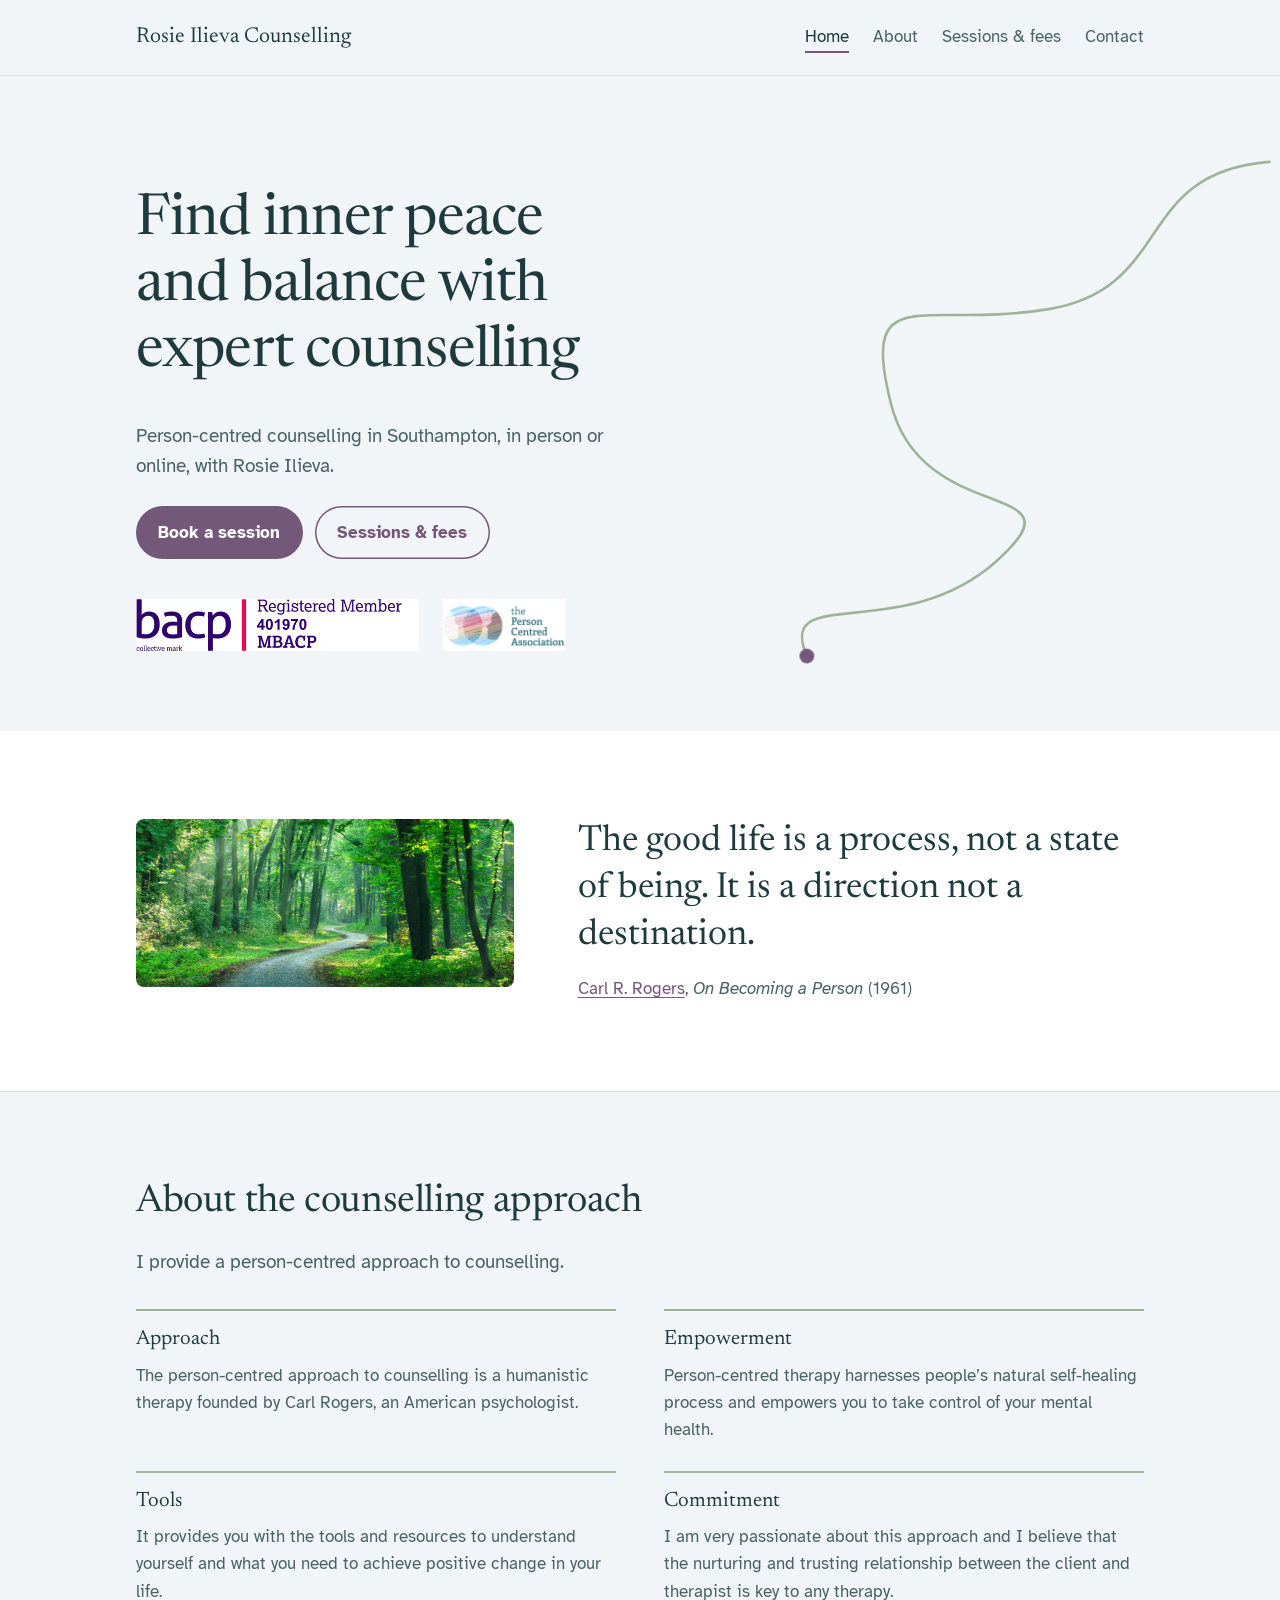
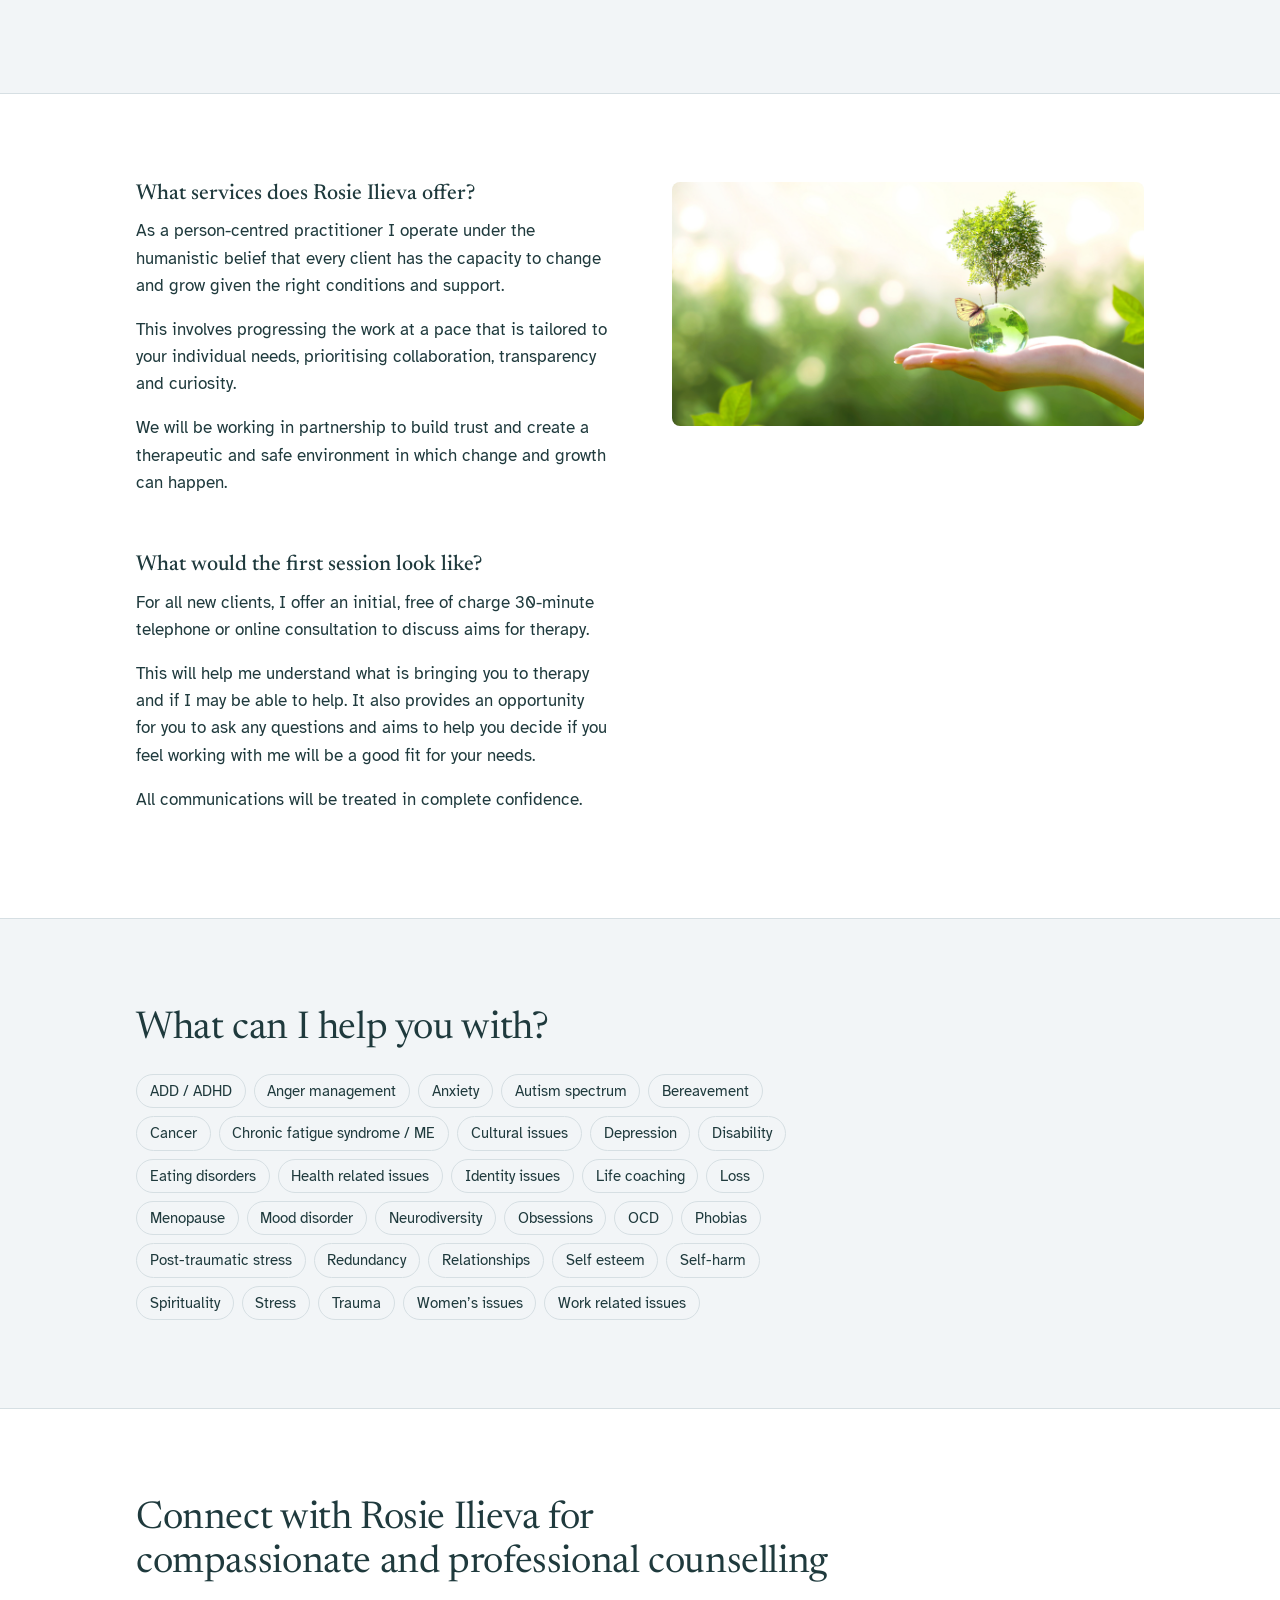
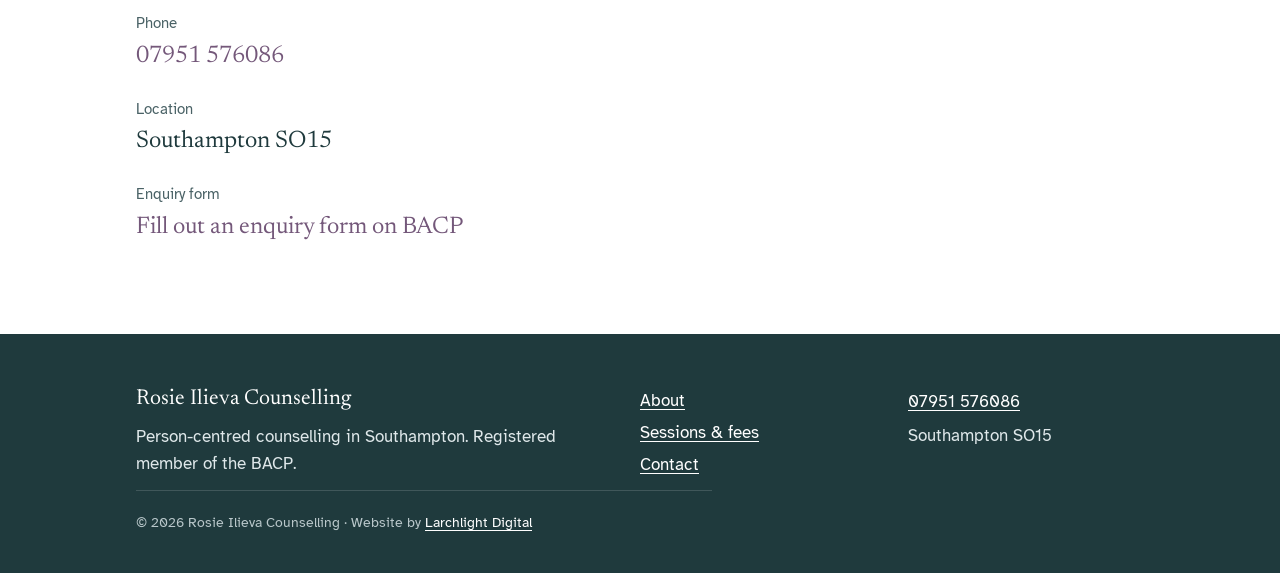
<file: index.html>
<!doctype html>
<html lang="en-GB">
<head>
  <meta charset="utf-8">
  <meta name="viewport" content="width=device-width, initial-scale=1">
  <title>Rosie Ilieva Counselling – Person-centred counselling in Southampton</title>
  <meta name="description" content="Person-centred counselling in Southampton (SO15) with Rosie Ilieva, a BACP registered counsellor. In-person and online sessions, free 30-minute initial consultation.">
  <link rel="canonical" href="https://rosie-ilieva-counselling.co.uk/">
  <meta property="og:title" content="Rosie Ilieva Counselling">
  <meta property="og:description" content="Person-centred counselling in Southampton. Free 30-minute initial consultation.">
  <meta property="og:type" content="website">
  <meta property="og:url" content="https://rosie-ilieva-counselling.co.uk/">
  <meta property="og:image" content="https://rosie-ilieva-counselling.co.uk/images/path.jpg">
  <link rel="icon" href="/favicon.svg" type="image/svg+xml">
  <link rel="preconnect" href="https://fonts.googleapis.com">
  <link rel="preconnect" href="https://fonts.gstatic.com" crossorigin>
  <link href="https://fonts.googleapis.com/css2?family=Atkinson+Hyperlegible:wght@400;700&family=Newsreader:opsz,wght@6..72,400;6..72,500&display=swap" rel="stylesheet">
  <link rel="stylesheet" href="/assets/css/style.css">
</head>
<body>
  <a class="skip-link" href="#main">Skip to content</a>

  <header class="site-header">
    <div class="wrap">
      <a class="brand" href="/">Rosie Ilieva Counselling</a>
      <nav class="site-nav" aria-label="Main">
        <ul>
          <li><a href="/" aria-current="page">Home</a></li>
          <li><a href="/about/">About</a></li>
          <li><a href="/sessions/">Sessions &amp; fees</a></li>
          <li><a href="/contact/">Contact</a></li>
        </ul>
      </nav>
    </div>
  </header>

  <main id="main">
    <section class="hero">
      <svg class="hero-path" viewBox="0 0 700 520" preserveAspectRatio="xMaxYMid meet" aria-hidden="true">
        <path d="M690 30 C 560 40, 600 150, 480 170 S 300 140, 330 260 S 520 330, 430 410 S 220 430, 250 500"/>
        <circle cx="250" cy="500" r="7"/>
      </svg>
      <div class="wrap">
        <h1>Find inner peace and balance with expert counselling</h1>
        <p class="lede">Person-centred counselling in Southampton, in person or online, with Rosie Ilieva.</p>
        <div class="actions">
          <a class="button" href="/contact/">Book a session</a>
          <a class="button quiet" href="/sessions/">Sessions &amp; fees</a>
        </div>
        <div class="credentials">
          <img src="/images/registered_id.png" alt="BACP registered member" width="160" height="52">
          <img src="/images/PCA.png" alt="Person-Centred Approach" width="160" height="52">
        </div>
      </div>
    </section>

    <section class="section raised">
      <div class="wrap split narrow-first">
        <img class="photo" src="/images/path.jpg" alt="A path winding through countryside" width="800" height="600" loading="lazy">
        <blockquote class="quote">
          <p>The good life is a process, not a state of being. It is a direction not a destination.</p>
          <footer><a href="https://www.panarchy.org/rogers/rogers.html">Carl R. Rogers</a>, <cite>On Becoming a Person</cite> (1961)</footer>
        </blockquote>
      </div>
    </section>

    <section class="section">
      <div class="wrap">
        <h2>About the counselling approach</h2>
        <p class="lede">I provide a person-centred approach to counselling.</p>
        <dl class="approach">
          <div>
            <dt>Approach</dt>
            <dd>The person-centred approach to counselling is a humanistic therapy founded by Carl Rogers, an American psychologist.</dd>
          </div>
          <div>
            <dt>Empowerment</dt>
            <dd>Person-centred therapy harnesses people’s natural self-healing process and empowers you to take control of your mental health.</dd>
          </div>
          <div>
            <dt>Tools</dt>
            <dd>It provides you with the tools and resources to understand yourself and what you need to achieve positive change in your life.</dd>
          </div>
          <div>
            <dt>Commitment</dt>
            <dd>I am very passionate about this approach and I believe that the nurturing and trusting relationship between the client and therapist is key to any therapy.</dd>
          </div>
        </dl>
      </div>
    </section>

    <section class="section raised">
      <div class="wrap split">
        <div class="questions">
          <div>
            <h3>What services does Rosie Ilieva offer?</h3>
            <p>As a person-centred practitioner I operate under the humanistic belief that every client has the capacity to change and grow given the right conditions and support.</p>
            <p>This involves progressing the work at a pace that is tailored to your individual needs, prioritising collaboration, transparency and curiosity.</p>
            <p>We will be working in partnership to build trust and create a therapeutic and safe environment in which change and growth can happen.</p>
          </div>
          <div>
            <h3>What would the first session look like?</h3>
            <p>For all new clients, I offer an initial, free of charge 30-minute telephone or online consultation to discuss aims for therapy.</p>
            <p>This will help me understand what is bringing you to therapy and if I may be able to help. It also provides an opportunity for you to ask any questions and aims to help you decide if you feel working with me will be a good fit for your needs.</p>
            <p>All communications will be treated in complete confidence.</p>
          </div>
        </div>
        <img class="photo" src="/images/tree.jpg" alt="A tree in open countryside" width="800" height="1000" loading="lazy">
      </div>
    </section>

    <section class="section">
      <div class="wrap">
        <h2>What can I help you with?</h2>
        <ul class="topics">
          <li>ADD / ADHD</li><li>Anger management</li><li>Anxiety</li><li>Autism spectrum</li><li>Bereavement</li><li>Cancer</li><li>Chronic fatigue syndrome / ME</li><li>Cultural issues</li><li>Depression</li><li>Disability</li><li>Eating disorders</li><li>Health related issues</li><li>Identity issues</li><li>Life coaching</li><li>Loss</li><li>Menopause</li><li>Mood disorder</li><li>Neurodiversity</li><li>Obsessions</li><li>OCD</li><li>Phobias</li><li>Post-traumatic stress</li><li>Redundancy</li><li>Relationships</li><li>Self esteem</li><li>Self-harm</li><li>Spirituality</li><li>Stress</li><li>Trauma</li><li>Women’s issues</li><li>Work related issues</li>
        </ul>
      </div>
    </section>

    <section class="section raised">
      <div class="wrap">
        <h2>Connect with Rosie Ilieva for compassionate and professional counselling</h2>
        <ul class="contact-list">
          <li><span class="label">Phone</span><strong><a href="tel:+447951576086">07951 576086</a></strong></li>
          <li><span class="label">Location</span><strong>Southampton SO15</strong></li>
          <li><span class="label">Enquiry form</span><strong><a href="https://www.bacp.co.uk/therapists/401970/rosie-ilieva/southampton-so15">Fill out an enquiry form on BACP</a></strong></li>
        </ul>
      </div>
    </section>
  </main>

  <footer class="site-footer">
    <div class="wrap">
      <div class="footer-grid">
        <div>
          <a class="brand" href="/">Rosie Ilieva Counselling</a>
          <p>Person-centred counselling in Southampton. Registered member of the BACP.</p>
        </div>
        <div>
          <ul>
            <li><a href="/about/">About</a></li>
            <li><a href="/sessions/">Sessions &amp; fees</a></li>
            <li><a href="/contact/">Contact</a></li>
          </ul>
        </div>
        <div>
          <p><a href="tel:+447951576086">07951 576086</a></p>
          <p>Southampton SO15</p>
        </div>
      </div>
      <p class="footer-small">© 2026 Rosie Ilieva Counselling · Website by <a href="https://larchlightdigital.co.uk">Larchlight Digital</a></p>
    </div>
  </footer>
</body>
</html>
</file>
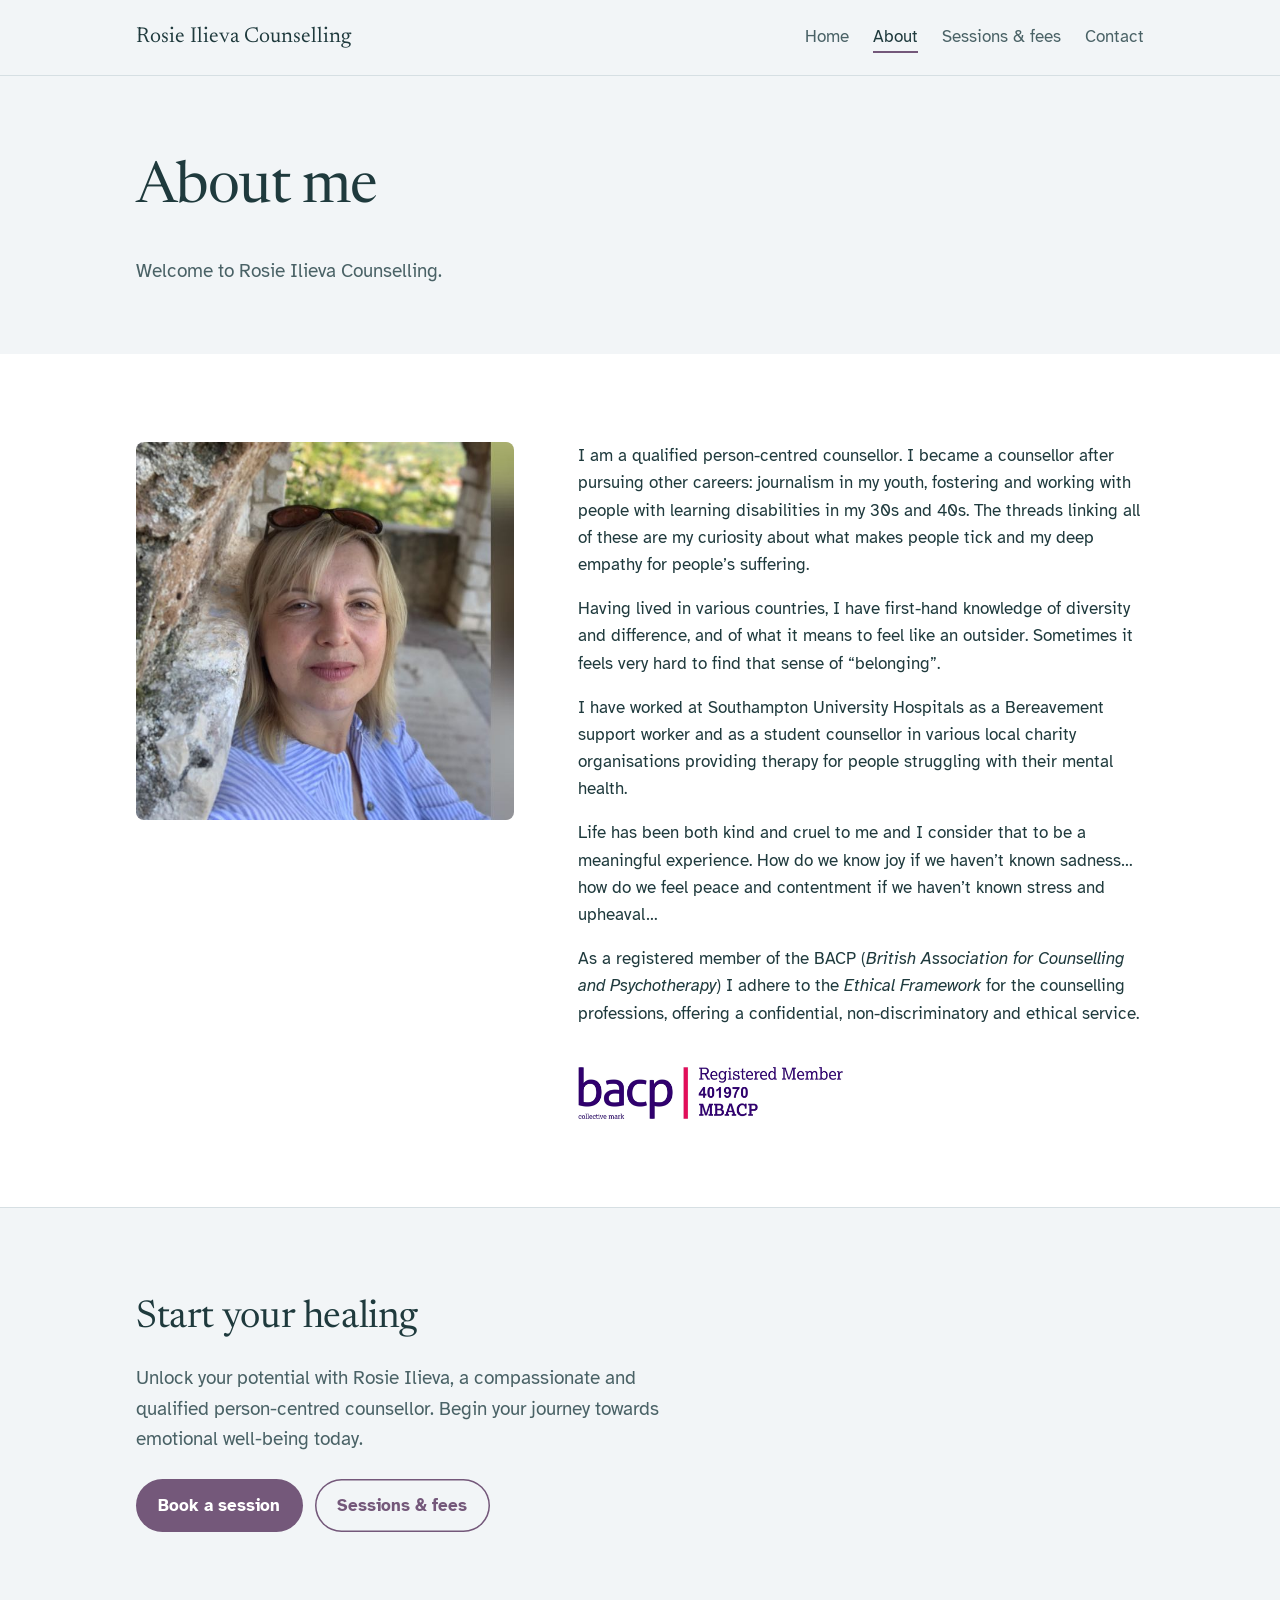
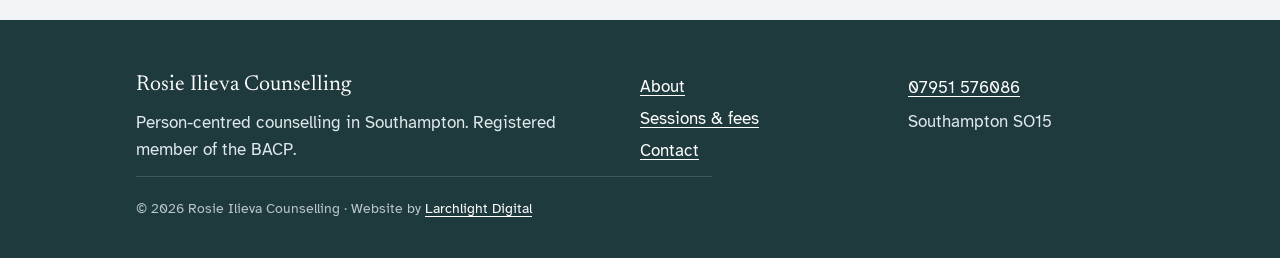
<file: about/index.html>
<!doctype html>
<html lang="en-GB">
<head>
  <meta charset="utf-8">
  <meta name="viewport" content="width=device-width, initial-scale=1">
  <title>About – Rosie Ilieva Counselling</title>
  <meta name="description" content="About Rosie Ilieva, a qualified person-centred counsellor in Southampton and registered member of the BACP.">
  <link rel="canonical" href="https://rosie-ilieva-counselling.co.uk/about/">
  <link rel="icon" href="/favicon.svg" type="image/svg+xml">
  <link rel="preconnect" href="https://fonts.googleapis.com">
  <link rel="preconnect" href="https://fonts.gstatic.com" crossorigin>
  <link href="https://fonts.googleapis.com/css2?family=Atkinson+Hyperlegible:wght@400;700&family=Newsreader:opsz,wght@6..72,400;6..72,500&display=swap" rel="stylesheet">
  <link rel="stylesheet" href="/assets/css/style.css">
</head>
<body>
  <a class="skip-link" href="#main">Skip to content</a>

  <header class="site-header">
    <div class="wrap">
      <a class="brand" href="/">Rosie Ilieva Counselling</a>
      <nav class="site-nav" aria-label="Main">
        <ul>
          <li><a href="/">Home</a></li>
          <li><a href="/about/" aria-current="page">About</a></li>
          <li><a href="/sessions/">Sessions &amp; fees</a></li>
          <li><a href="/contact/">Contact</a></li>
        </ul>
      </nav>
    </div>
  </header>

  <main id="main">
    <section class="page-intro">
      <div class="wrap">
        <h1>About me</h1>
        <p>Welcome to Rosie Ilieva Counselling.</p>
      </div>
    </section>

    <section class="section raised">
      <div class="wrap split narrow-first">
        <img class="photo" src="/images/rosie.jpg" alt="Rosie Ilieva" width="600" height="750">
        <div>
          <p>I am a qualified person-centred counsellor. I became a counsellor after pursuing other careers: journalism in my youth, fostering and working with people with learning disabilities in my 30s and 40s. The threads linking all of these are my curiosity about what makes people tick and my deep empathy for people’s suffering.</p>
          <p>Having lived in various countries, I have first-hand knowledge of diversity and difference, and of what it means to feel like an outsider. Sometimes it feels very hard to find that sense of “belonging”.</p>
          <p>I have worked at Southampton University Hospitals as a Bereavement support worker and as a student counsellor in various local charity organisations providing therapy for people struggling with their mental health.</p>
          <p>Life has been both kind and cruel to me and I consider that to be a meaningful experience. How do we know joy if we haven’t known sadness… how do we feel peace and contentment if we haven’t known stress and upheaval…</p>
          <p>As a registered member of the BACP (<i>British Association for Counselling and Psychotherapy</i>) I adhere to the <i>Ethical Framework</i> for the counselling professions, offering a confidential, non-discriminatory and ethical service.</p>
          <div class="credentials">
            <img src="/images/registered_id.png" alt="BACP registered member" width="160" height="52">
          </div>
        </div>
      </div>
    </section>

    <section class="section">
      <div class="wrap">
        <h2>Start your healing</h2>
        <p class="lede">Unlock your potential with Rosie Ilieva, a compassionate and qualified person-centred counsellor. Begin your journey towards emotional well-being today.</p>
        <div class="actions">
          <a class="button" href="/contact/">Book a session</a>
          <a class="button quiet" href="/sessions/">Sessions &amp; fees</a>
        </div>
      </div>
    </section>
  </main>

  <footer class="site-footer">
    <div class="wrap">
      <div class="footer-grid">
        <div>
          <a class="brand" href="/">Rosie Ilieva Counselling</a>
          <p>Person-centred counselling in Southampton. Registered member of the BACP.</p>
        </div>
        <div>
          <ul>
            <li><a href="/about/">About</a></li>
            <li><a href="/sessions/">Sessions &amp; fees</a></li>
            <li><a href="/contact/">Contact</a></li>
          </ul>
        </div>
        <div>
          <p><a href="tel:+447951576086">07951 576086</a></p>
          <p>Southampton SO15</p>
        </div>
      </div>
      <p class="footer-small">© 2026 Rosie Ilieva Counselling · Website by <a href="https://larchlightdigital.co.uk">Larchlight Digital</a></p>
    </div>
  </footer>
</body>
</html>
</file>
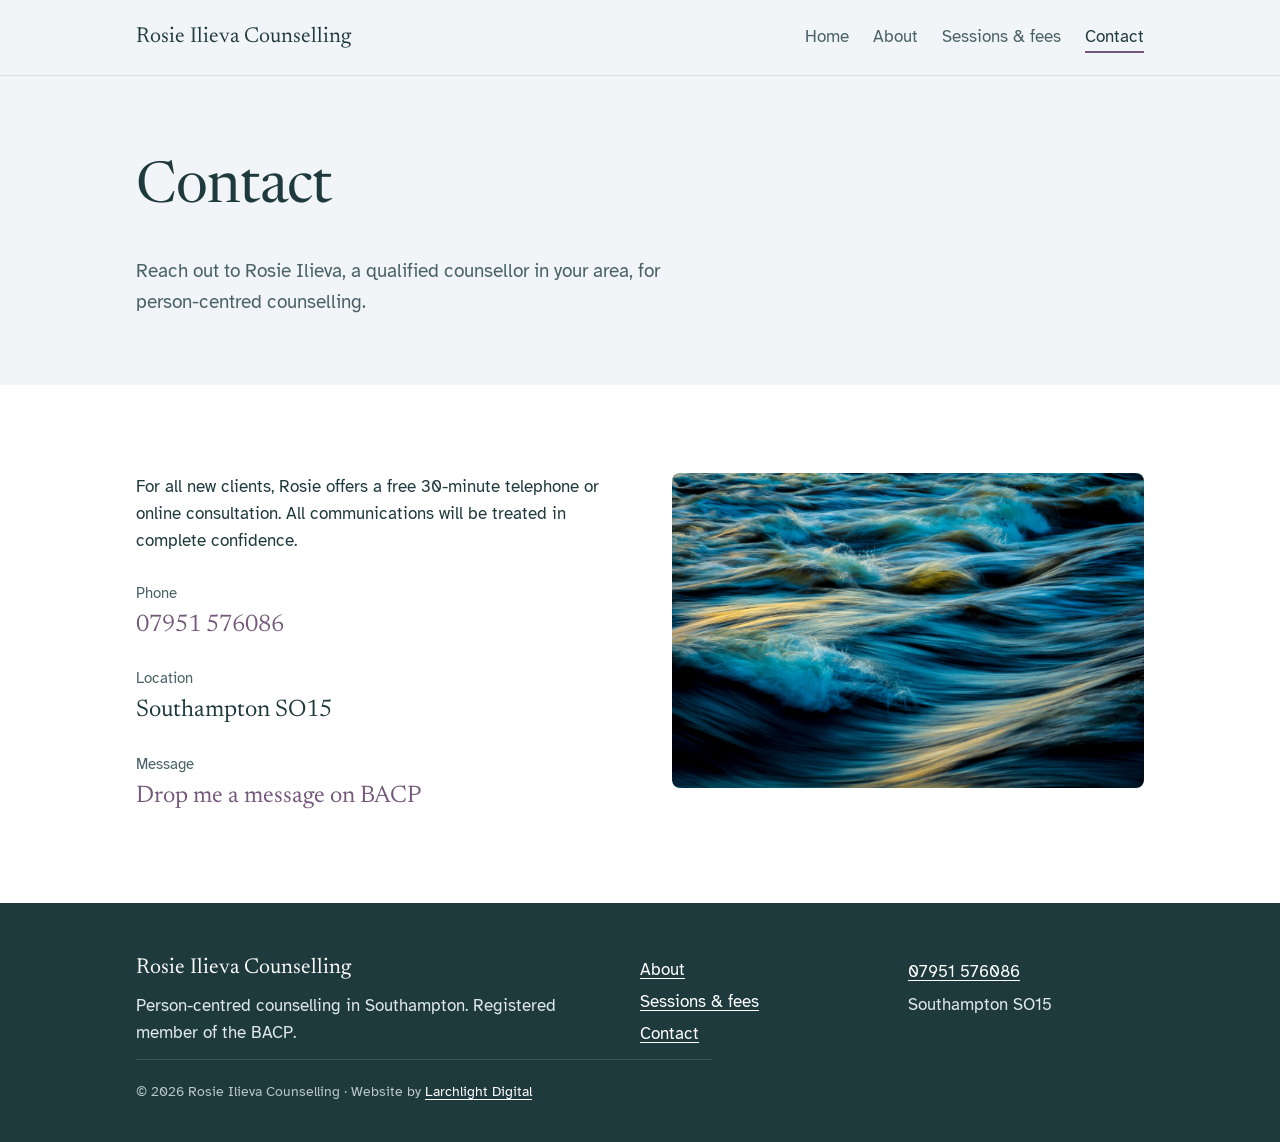
<file: contact/index.html>
<!doctype html>
<html lang="en-GB">
<head>
  <meta charset="utf-8">
  <meta name="viewport" content="width=device-width, initial-scale=1">
  <title>Contact – Rosie Ilieva Counselling</title>
  <meta name="description" content="Contact Rosie Ilieva for person-centred counselling in Southampton (SO15). Call 07951 576086 or send an enquiry through the BACP directory.">
  <link rel="canonical" href="https://rosie-ilieva-counselling.co.uk/contact/">
  <link rel="icon" href="/favicon.svg" type="image/svg+xml">
  <link rel="preconnect" href="https://fonts.googleapis.com">
  <link rel="preconnect" href="https://fonts.gstatic.com" crossorigin>
  <link href="https://fonts.googleapis.com/css2?family=Atkinson+Hyperlegible:wght@400;700&family=Newsreader:opsz,wght@6..72,400;6..72,500&display=swap" rel="stylesheet">
  <link rel="stylesheet" href="/assets/css/style.css">
</head>
<body>
  <a class="skip-link" href="#main">Skip to content</a>

  <header class="site-header">
    <div class="wrap">
      <a class="brand" href="/">Rosie Ilieva Counselling</a>
      <nav class="site-nav" aria-label="Main">
        <ul>
          <li><a href="/">Home</a></li>
          <li><a href="/about/">About</a></li>
          <li><a href="/sessions/">Sessions &amp; fees</a></li>
          <li><a href="/contact/" aria-current="page">Contact</a></li>
        </ul>
      </nav>
    </div>
  </header>

  <main id="main">
    <section class="page-intro">
      <div class="wrap">
        <h1>Contact</h1>
        <p>Reach out to Rosie Ilieva, a qualified counsellor in your area, for person-centred counselling.</p>
      </div>
    </section>

    <section class="section raised">
      <div class="wrap split">
        <div>
          <p>For all new clients, Rosie offers a free 30-minute telephone or online consultation. All communications will be treated in complete confidence.</p>
          <ul class="contact-list">
            <li><span class="label">Phone</span><strong><a href="tel:+447951576086">07951 576086</a></strong></li>
            <li><span class="label">Location</span><strong>Southampton SO15</strong></li>
            <li><span class="label">Message</span><strong><a href="https://www.bacp.co.uk/therapists/401970/rosie-ilieva/southampton-so15">Drop me a message on BACP</a></strong></li>
          </ul>
        </div>
        <img class="photo" src="/images/waves.jpg" alt="Waves on a shoreline" width="900" height="600" loading="lazy">
      </div>
    </section>
  </main>

  <footer class="site-footer">
    <div class="wrap">
      <div class="footer-grid">
        <div>
          <a class="brand" href="/">Rosie Ilieva Counselling</a>
          <p>Person-centred counselling in Southampton. Registered member of the BACP.</p>
        </div>
        <div>
          <ul>
            <li><a href="/about/">About</a></li>
            <li><a href="/sessions/">Sessions &amp; fees</a></li>
            <li><a href="/contact/">Contact</a></li>
          </ul>
        </div>
        <div>
          <p><a href="tel:+447951576086">07951 576086</a></p>
          <p>Southampton SO15</p>
        </div>
      </div>
      <p class="footer-small">© 2026 Rosie Ilieva Counselling · Website by <a href="https://larchlightdigital.co.uk">Larchlight Digital</a></p>
    </div>
  </footer>
</body>
</html>
</file>
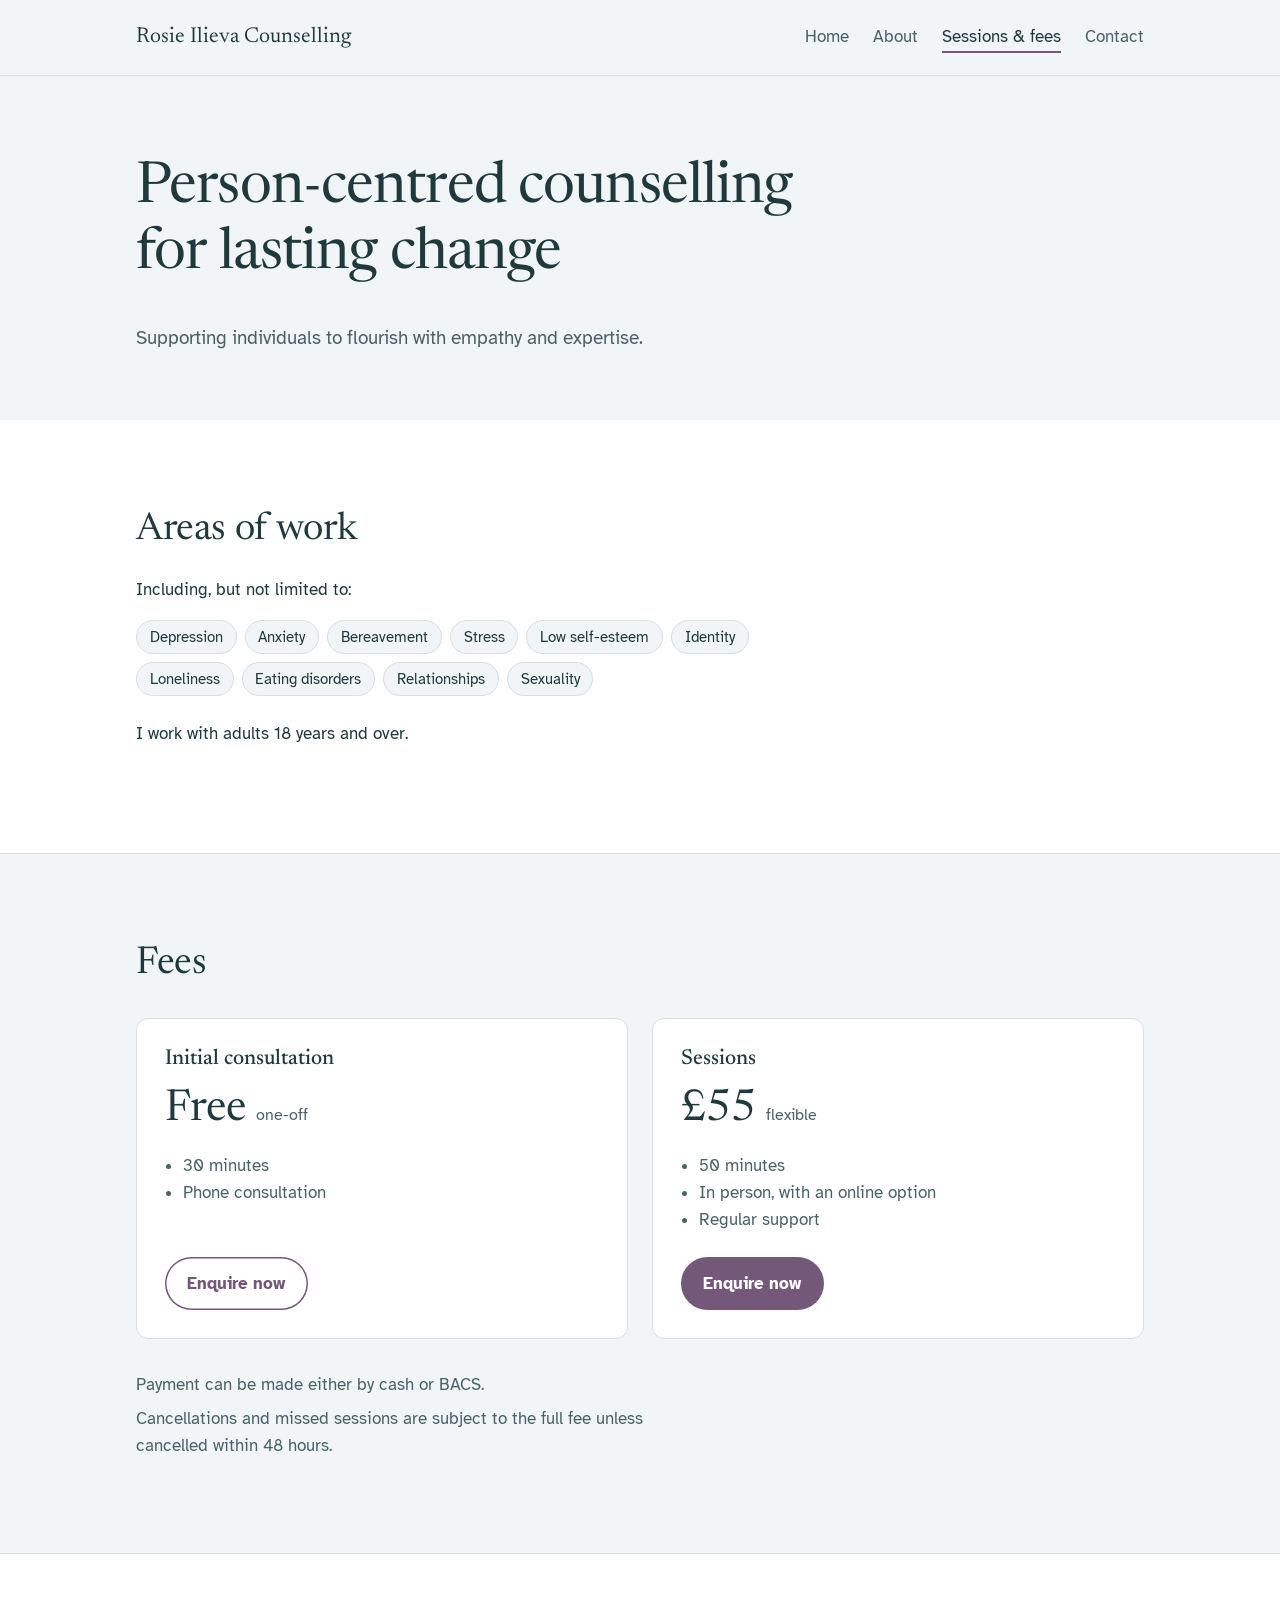
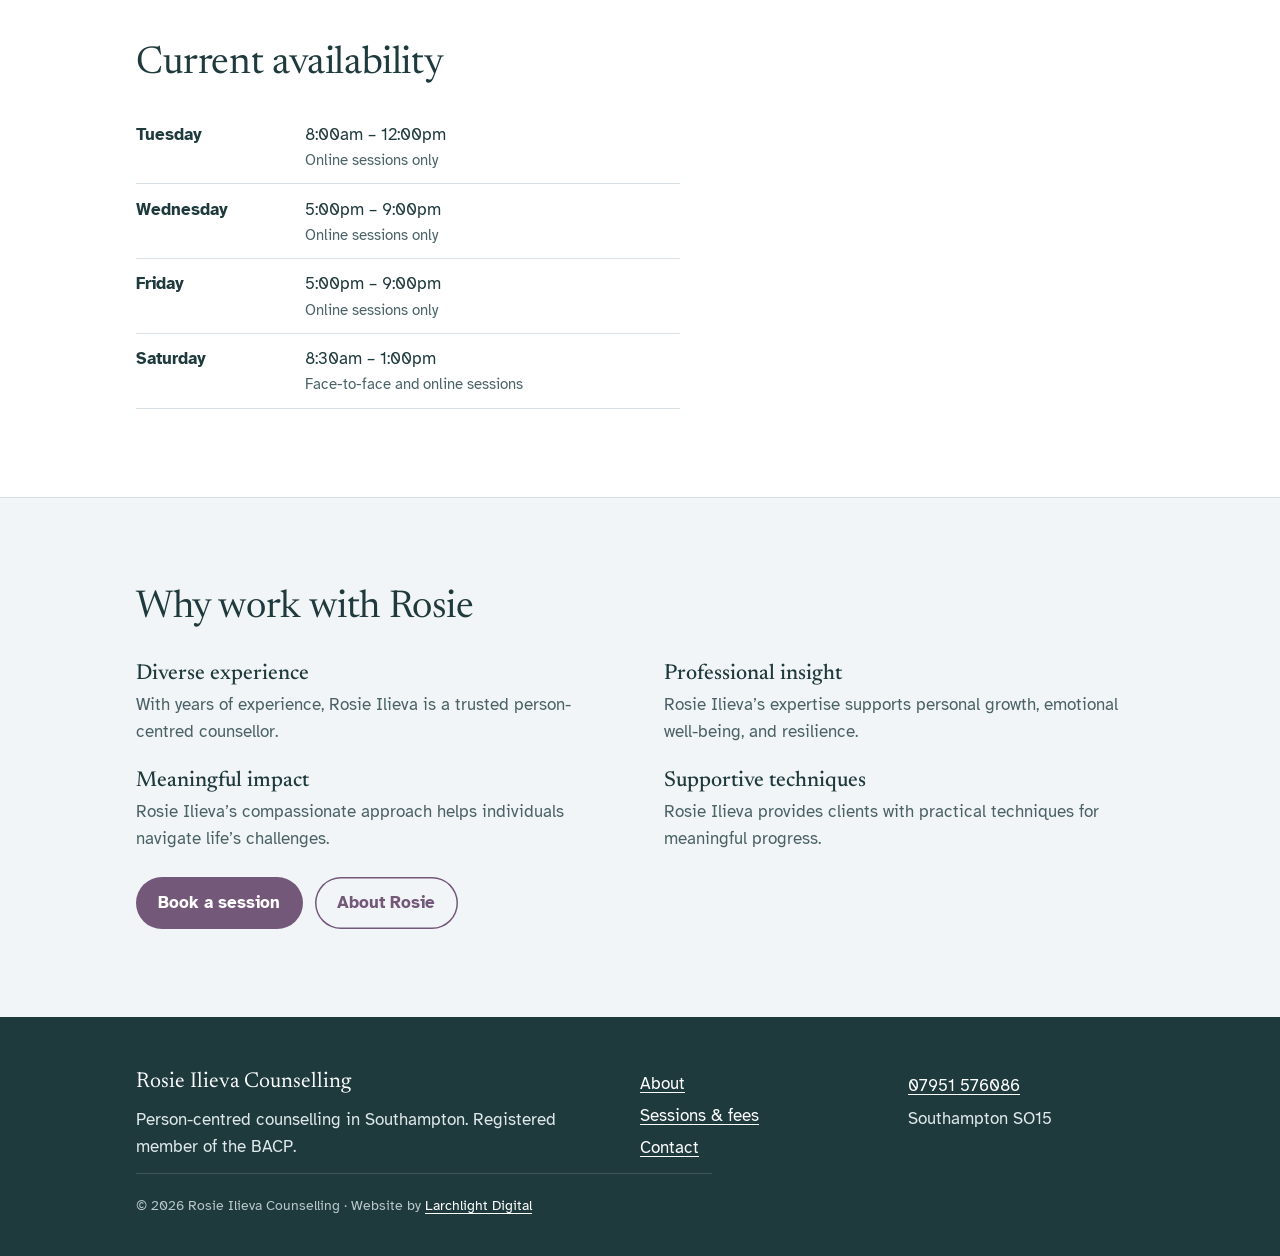
<file: sessions/index.html>
<!doctype html>
<html lang="en-GB">
<head>
  <meta charset="utf-8">
  <meta name="viewport" content="width=device-width, initial-scale=1">
  <title>Sessions &amp; fees – Rosie Ilieva Counselling</title>
  <meta name="description" content="Person-centred counselling sessions in Southampton and online: free 30-minute initial consultation, then £55 for a 50-minute session. Current availability and terms.">
  <link rel="canonical" href="https://rosie-ilieva-counselling.co.uk/sessions/">
  <link rel="icon" href="/favicon.svg" type="image/svg+xml">
  <link rel="preconnect" href="https://fonts.googleapis.com">
  <link rel="preconnect" href="https://fonts.gstatic.com" crossorigin>
  <link href="https://fonts.googleapis.com/css2?family=Atkinson+Hyperlegible:wght@400;700&family=Newsreader:opsz,wght@6..72,400;6..72,500&display=swap" rel="stylesheet">
  <link rel="stylesheet" href="/assets/css/style.css">
</head>
<body>
  <a class="skip-link" href="#main">Skip to content</a>

  <header class="site-header">
    <div class="wrap">
      <a class="brand" href="/">Rosie Ilieva Counselling</a>
      <nav class="site-nav" aria-label="Main">
        <ul>
          <li><a href="/">Home</a></li>
          <li><a href="/about/">About</a></li>
          <li><a href="/sessions/" aria-current="page">Sessions &amp; fees</a></li>
          <li><a href="/contact/">Contact</a></li>
        </ul>
      </nav>
    </div>
  </header>

  <main id="main">
    <section class="page-intro">
      <div class="wrap">
        <h1>Person-centred counselling for lasting change</h1>
        <p>Supporting individuals to flourish with empathy and expertise.</p>
      </div>
    </section>

    <section class="section raised">
      <div class="wrap">
        <h2>Areas of work</h2>
        <p>Including, but not limited to:</p>
        <ul class="topics">
          <li>Depression</li><li>Anxiety</li><li>Bereavement</li><li>Stress</li><li>Low self-esteem</li><li>Identity</li><li>Loneliness</li><li>Eating disorders</li><li>Relationships</li><li>Sexuality</li>
        </ul>
        <p style="margin-top:1.5rem">I work with adults 18 years and over.</p>
      </div>
    </section>

    <section class="section">
      <div class="wrap">
        <h2>Fees</h2>
        <div class="fees">
          <article class="fee">
            <h3>Initial consultation</h3>
            <p class="price">Free <small>one-off</small></p>
            <ul>
              <li>30 minutes</li>
              <li>Phone consultation</li>
            </ul>
            <a class="button quiet" href="https://www.bacp.co.uk/therapists/401970/rosie-ilieva/southampton-so15">Enquire now</a>
          </article>
          <article class="fee">
            <h3>Sessions</h3>
            <p class="price">£55 <small>flexible</small></p>
            <ul>
              <li>50 minutes</li>
              <li>In person, with an online option</li>
              <li>Regular support</li>
            </ul>
            <a class="button" href="https://www.bacp.co.uk/therapists/401970/rosie-ilieva/southampton-so15">Enquire now</a>
          </article>
        </div>
        <div class="terms">
          <p>Payment can be made either by cash or BACS.</p>
          <p>Cancellations and missed sessions are subject to the full fee unless cancelled within 48 hours.</p>
        </div>
      </div>
    </section>

    <section class="section raised">
      <div class="wrap">
        <h2>Current availability</h2>
        <table class="availability">
          <tbody>
            <tr><th scope="row">Tuesday</th><td>8:00am – 12:00pm<span>Online sessions only</span></td></tr>
            <tr><th scope="row">Wednesday</th><td>5:00pm – 9:00pm<span>Online sessions only</span></td></tr>
            <tr><th scope="row">Friday</th><td>5:00pm – 9:00pm<span>Online sessions only</span></td></tr>
            <tr><th scope="row">Saturday</th><td>8:30am – 1:00pm<span>Face-to-face and online sessions</span></td></tr>
          </tbody>
        </table>
      </div>
    </section>

    <section class="section">
      <div class="wrap">
        <h2>Why work with Rosie</h2>
        <div class="qualities">
          <div>
            <h3>Diverse experience</h3>
            <p>With years of experience, Rosie Ilieva is a trusted person-centred counsellor.</p>
          </div>
          <div>
            <h3>Professional insight</h3>
            <p>Rosie Ilieva’s expertise supports personal growth, emotional well-being, and resilience.</p>
          </div>
          <div>
            <h3>Meaningful impact</h3>
            <p>Rosie Ilieva’s compassionate approach helps individuals navigate life’s challenges.</p>
          </div>
          <div>
            <h3>Supportive techniques</h3>
            <p>Rosie Ilieva provides clients with practical techniques for meaningful progress.</p>
          </div>
        </div>
        <div class="actions">
          <a class="button" href="/contact/">Book a session</a>
          <a class="button quiet" href="/about/">About Rosie</a>
        </div>
      </div>
    </section>
  </main>

  <footer class="site-footer">
    <div class="wrap">
      <div class="footer-grid">
        <div>
          <a class="brand" href="/">Rosie Ilieva Counselling</a>
          <p>Person-centred counselling in Southampton. Registered member of the BACP.</p>
        </div>
        <div>
          <ul>
            <li><a href="/about/">About</a></li>
            <li><a href="/sessions/">Sessions &amp; fees</a></li>
            <li><a href="/contact/">Contact</a></li>
          </ul>
        </div>
        <div>
          <p><a href="tel:+447951576086">07951 576086</a></p>
          <p>Southampton SO15</p>
        </div>
      </div>
      <p class="footer-small">© 2026 Rosie Ilieva Counselling · Website by <a href="https://larchlightdigital.co.uk">Larchlight Digital</a></p>
    </div>
  </footer>
</body>
</html>
</file>
<file: assets/css/style.css>
/* Rosie Ilieva Counselling
   Plain CSS, no build step. Colours and type live in the tokens below. */

:root {
  --mist: #f2f5f7;        /* page background */
  --paper: #ffffff;       /* raised surfaces */
  --ink: #1f3a3d;         /* text, deep teal */
  --ink-soft: #4a6266;    /* secondary text */
  --heather: #74587a;     /* accent: links, buttons */
  --heather-deep: #5b4361;
  --moss: #9fb39a;        /* the path line, quiet details */
  --line: #d6dfe3;

  --serif: "Newsreader", Georgia, "Times New Roman", serif;
  --sans: "Atkinson Hyperlegible", system-ui, -apple-system, "Segoe UI", sans-serif;

  --measure: 36rem;
  --wide: 68rem;
  --gutter: clamp(1rem, 4vw, 2.5rem);
}

*,
*::before,
*::after { box-sizing: border-box; }

html { -webkit-text-size-adjust: 100%; }

body {
  margin: 0;
  background: var(--mist);
  color: var(--ink);
  font-family: var(--sans);
  font-size: 1.0625rem;
  line-height: 1.6;
}

img { max-width: 100%; height: auto; display: block; }

a { color: var(--heather); text-underline-offset: 0.18em; text-decoration-thickness: 1px; }
a:hover { color: var(--heather-deep); text-decoration-thickness: 2px; }

:focus-visible {
  outline: 3px solid var(--heather);
  outline-offset: 3px;
  border-radius: 2px;
}

.skip-link {
  position: absolute;
  left: 1rem;
  top: -4rem;
  background: var(--ink);
  color: #fff;
  padding: 0.5rem 1rem;
  z-index: 10;
}
.skip-link:focus { top: 1rem; color: #fff; }

/* Type scale (1.25 ratio) */
h1, h2, h3 {
  font-family: var(--serif);
  font-weight: 400;
  line-height: 1.15;
  margin: 0 0 0.6em;
  text-wrap: balance;
}
h1 { font-size: clamp(2.3rem, 5.5vw, 3.6rem); letter-spacing: -0.015em; }
h2 { font-size: clamp(1.75rem, 3.4vw, 2.4rem); letter-spacing: -0.01em; }
h3 { font-size: 1.35rem; font-weight: 500; }
p { margin: 0 0 1em; max-width: var(--measure); }

.wrap {
  max-width: var(--wide);
  margin: 0 auto;
  padding: 0 var(--gutter);
}

/* Header */
.site-header {
  padding: 1.25rem 0;
  border-bottom: 1px solid var(--line);
  background: var(--mist);
}
.site-header .wrap {
  display: flex;
  flex-wrap: wrap;
  align-items: baseline;
  justify-content: space-between;
  gap: 0.75rem 2rem;
}
.brand {
  font-family: var(--serif);
  font-size: 1.35rem;
  color: var(--ink);
  text-decoration: none;
}
.brand:hover { color: var(--ink); }
.site-nav ul {
  list-style: none;
  margin: 0;
  padding: 0;
  display: flex;
  flex-wrap: wrap;
  gap: 0.25rem 1.5rem;
}
.site-nav a {
  color: var(--ink-soft);
  text-decoration: none;
  padding: 0.25rem 0;
  border-bottom: 2px solid transparent;
}
.site-nav a:hover { color: var(--ink); border-bottom-color: var(--moss); }
.site-nav a[aria-current="page"] { color: var(--ink); border-bottom-color: var(--heather); }

/* Buttons */
.button {
  display: inline-block;
  background: var(--heather);
  color: #fff;
  text-decoration: none;
  padding: 0.8rem 1.4rem;
  border-radius: 999px;
  font-weight: 700;
}
.button:hover { background: var(--heather-deep); color: #fff; }
.button.quiet {
  background: transparent;
  color: var(--heather);
  box-shadow: inset 0 0 0 1.5px var(--heather);
}
.button.quiet:hover { background: var(--heather); color: #fff; }
.actions { display: flex; flex-wrap: wrap; gap: 0.75rem; margin-top: 1.5rem; }

/* Sections */
.section { padding: clamp(3rem, 8vw, 5.5rem) 0; }
.section + .section { border-top: 1px solid var(--line); }
.section.raised { background: var(--paper); }
.lede { font-size: 1.2rem; color: var(--ink-soft); }

/* Home hero: the winding path is the one signature element */
.hero {
  position: relative;
  overflow: hidden;
  padding: clamp(3.5rem, 10vw, 7rem) 0 clamp(3rem, 8vw, 5rem);
}
.hero .wrap { position: relative; z-index: 1; }
.hero h1 { max-width: 14ch; }
.hero .lede { max-width: 30rem; }
.hero-path {
  position: absolute;
  inset: 0 0 auto auto;
  width: min(62vw, 46rem);
  height: 100%;
  pointer-events: none;
}
.hero-path path {
  fill: none;
  stroke: var(--moss);
  stroke-width: 2.5;
  stroke-linecap: round;
  stroke-dasharray: 2400;
  stroke-dashoffset: 2400;
  animation: walk 3.2s ease-out 0.3s forwards;
}
.hero-path circle { fill: var(--heather); opacity: 0; animation: arrive 0.6s ease-out 3.2s forwards; }
@keyframes walk { to { stroke-dashoffset: 0; } }
@keyframes arrive { to { opacity: 1; } }

@media (max-width: 700px) {
  .hero-path { opacity: 0.45; width: 100%; }
}

.credentials {
  display: flex;
  flex-wrap: wrap;
  align-items: center;
  gap: 1.5rem;
  margin-top: 2.5rem;
}
.credentials img { height: 3.25rem; width: auto; }

/* Quote */
.quote { margin: 0; max-width: 40rem; }
.quote p {
  font-family: var(--serif);
  font-size: clamp(1.6rem, 3.6vw, 2.25rem);
  line-height: 1.3;
  max-width: none;
  margin: 0 0 1rem;
}
.quote footer { color: var(--ink-soft); }
.quote cite { font-style: italic; }

/* Two-column split used across pages */
.split {
  display: grid;
  gap: clamp(2rem, 5vw, 4rem);
  align-items: start;
}
@media (min-width: 820px) {
  .split { grid-template-columns: 1fr 1fr; }
  .split.narrow-first { grid-template-columns: 2fr 3fr; }
}
.photo { border-radius: 0.5rem; width: 100%; object-fit: cover; }

/* Approach: four short definitions, not a sequence */
.approach {
  display: grid;
  gap: 1.75rem 3rem;
  margin: 2rem 0 0;
}
@media (min-width: 640px) { .approach { grid-template-columns: 1fr 1fr; } }
.approach dt {
  font-family: var(--serif);
  font-size: 1.3rem;
  margin-bottom: 0.3rem;
  padding-top: 0.75rem;
  border-top: 2px solid var(--moss);
}
.approach dd { margin: 0; color: var(--ink-soft); }

/* Questions on the home page */
.questions { display: grid; gap: 2.5rem; }
.questions h3 { margin-bottom: 0.5em; }

.topics {
  list-style: none;
  padding: 0;
  margin: 1rem 0 0;
  display: flex;
  flex-wrap: wrap;
  gap: 0.5rem;
  max-width: 44rem;
}
.topics li {
  background: var(--mist);
  border: 1px solid var(--line);
  border-radius: 999px;
  padding: 0.25rem 0.8rem;
  font-size: 0.95rem;
}
.raised .topics li { background: var(--mist); }

/* Contact block */
.contact-list { list-style: none; padding: 0; margin: 1.5rem 0 0; display: grid; gap: 1.25rem; }
.contact-list dt, .contact-list .label { color: var(--ink-soft); font-size: 0.95rem; }
.contact-list strong { font-family: var(--serif); font-weight: 400; font-size: 1.5rem; display: block; }
.contact-list a { text-decoration: none; }
.contact-list a:hover { text-decoration: underline; }

/* Fees */
.fees {
  display: grid;
  gap: 1.5rem;
  margin-top: 2rem;
}
@media (min-width: 720px) { .fees { grid-template-columns: 1fr 1fr; } }
.fee {
  background: var(--paper);
  border: 1px solid var(--line);
  border-radius: 0.75rem;
  padding: 1.75rem;
  display: flex;
  flex-direction: column;
}
.fee h3 { margin-bottom: 0.25rem; }
.fee .price {
  font-family: var(--serif);
  font-size: 2.75rem;
  line-height: 1;
  margin: 0.75rem 0 0.25rem;
}
.fee .price small { font-family: var(--sans); font-size: 1rem; color: var(--ink-soft); }
.fee ul { padding-left: 1.1rem; margin: 1rem 0 1.5rem; color: var(--ink-soft); }
.fee .button { margin-top: auto; align-self: flex-start; }

.terms { margin-top: 2rem; color: var(--ink-soft); }
.terms p { margin-bottom: 0.4rem; }

.availability { width: 100%; max-width: 34rem; border-collapse: collapse; margin-top: 1rem; }
.availability th, .availability td {
  text-align: left;
  padding: 0.7rem 0.75rem 0.7rem 0;
  border-bottom: 1px solid var(--line);
  vertical-align: top;
}
.availability th { font-weight: 700; white-space: nowrap; }
.availability td span { display: block; color: var(--ink-soft); font-size: 0.95rem; }

.qualities { display: grid; gap: 1.5rem 3rem; margin-top: 2rem; }
@media (min-width: 640px) { .qualities { grid-template-columns: 1fr 1fr; } }
.qualities h3 { margin-bottom: 0.25rem; }
.qualities p { color: var(--ink-soft); margin: 0; }

/* Page intro for inner pages */
.page-intro { padding: clamp(3rem, 8vw, 5rem) 0 clamp(2rem, 5vw, 3rem); }
.page-intro p { font-size: 1.2rem; color: var(--ink-soft); }

/* Footer */
.site-footer {
  background: var(--ink);
  color: #dfe8ea;
  padding: 3rem 0 2rem;
  margin-top: 0;
}
.site-footer a { color: #fff; }
.footer-grid { display: grid; gap: 2rem; }
@media (min-width: 720px) { .footer-grid { grid-template-columns: 2fr 1fr 1fr; } }
.site-footer .brand { color: #fff; }
.site-footer p { margin: 0.4rem 0; }
.site-footer ul { list-style: none; padding: 0; margin: 0; }
.site-footer li { margin: 0.3rem 0; }
.footer-small {
  margin-top: 2.5rem;
  padding-top: 1.25rem;
  border-top: 1px solid rgba(255,255,255,0.15);
  font-size: 0.9rem;
  color: #b9c7ca;
}

@media (prefers-reduced-motion: reduce) {
  .hero-path path { animation: none; stroke-dashoffset: 0; }
  .hero-path circle { animation: none; opacity: 1; }
}

@media print {
  .site-header nav, .hero-path, .actions { display: none; }
  body { background: #fff; }
}
</file>
